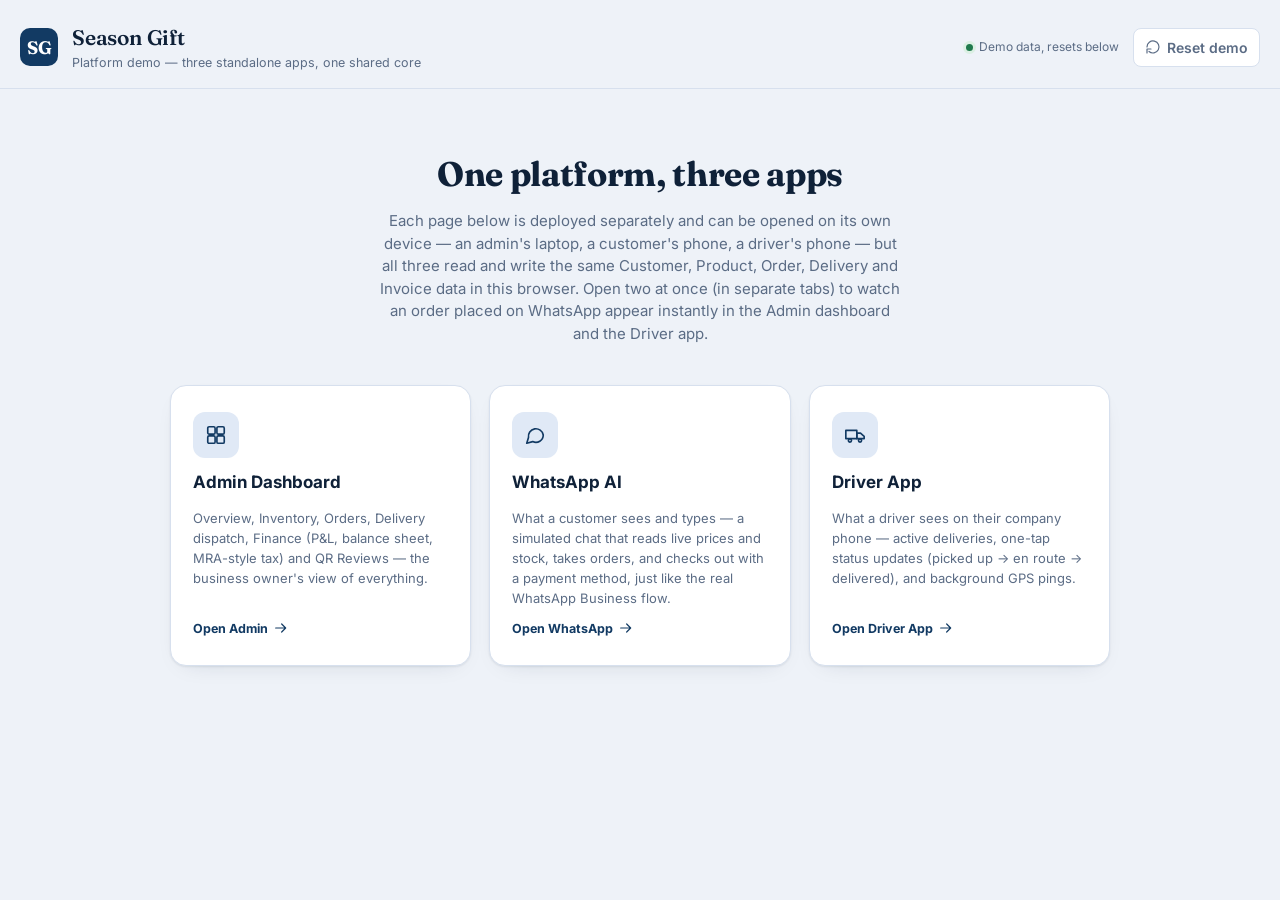
<file: index.html>
<!doctype html>
<html lang="en">
<head>
<meta charset="utf-8" />
<meta name="viewport" content="width=device-width, initial-scale=1" />
<title>Season Gift — Platform Demo</title>
<meta name="description" content="Three standalone demo apps for the Season Gift platform — Admin dashboard, WhatsApp AI, and Driver delivery app — sharing one core in the browser." />
<link rel="stylesheet" href="https://fonts.googleapis.com/css2?family=Fraunces:opsz,wght@9..144,400;9..144,600;9..144,700&family=Inter:wght@400;500;600;700&family=JetBrains+Mono:wght@400;500&display=swap">
<link rel="stylesheet" href="style.css">
<script src="core.js"></script>
</head>
<body>

<div class="topbar">
  <div class="mark">SG</div>
  <div>
    <h1>Season Gift</h1>
    <div class="tag">Platform demo — three standalone apps, one shared core</div>
  </div>
  <div class="spacer"></div>
  <div class="livebadge"><span class="dot"></span> Demo data, resets below</div>
  <button class="btn reset" id="reset-demo" data-icon="reset">Reset demo</button>
</div>

<div class="landing-hero">
  <h1>One platform, three apps</h1>
  <p>Each page below is deployed separately and can be opened on its own device — an admin's laptop, a customer's phone, a driver's phone — but all three read and write the same Customer, Product, Order, Delivery and Invoice data in this browser. Open two at once (in separate tabs) to watch an order placed on WhatsApp appear instantly in the Admin dashboard and the Driver app.</p>
</div>

<div class="landing-grid">
  <a class="app-card" href="admin.html">
    <div class="ac-icon" data-icon="grid"></div>
    <h2>Admin Dashboard</h2>
    <p>Overview, Inventory, Orders, Delivery dispatch, Finance (P&amp;L, balance sheet, MRA-style tax) and QR Reviews — the business owner's view of everything.</p>
    <div class="ac-cta">Open Admin <span data-icon="arrow"></span></div>
  </a>
  <a class="app-card" href="whatsapp.html">
    <div class="ac-icon" data-icon="chat"></div>
    <h2>WhatsApp AI</h2>
    <p>What a customer sees and types — a simulated chat that reads live prices and stock, takes orders, and checks out with a payment method, just like the real WhatsApp Business flow.</p>
    <div class="ac-cta">Open WhatsApp <span data-icon="arrow"></span></div>
  </a>
  <a class="app-card" href="driver.html">
    <div class="ac-icon" data-icon="truck"></div>
    <h2>Driver App</h2>
    <p>What a driver sees on their company phone — active deliveries, one-tap status updates (picked up → en route → delivered), and background GPS pings.</p>
    <div class="ac-cta">Open Driver App <span data-icon="arrow"></span></div>
  </a>
</div>

<script>
(function(){
"use strict";
SG.applyIcons();
document.getElementById("reset-demo").addEventListener("click", ()=>{
  SG.resetDB();
  alert("Demo data reset. All three apps will start fresh.");
});
})();
</script>
</body>
</html>
</file>
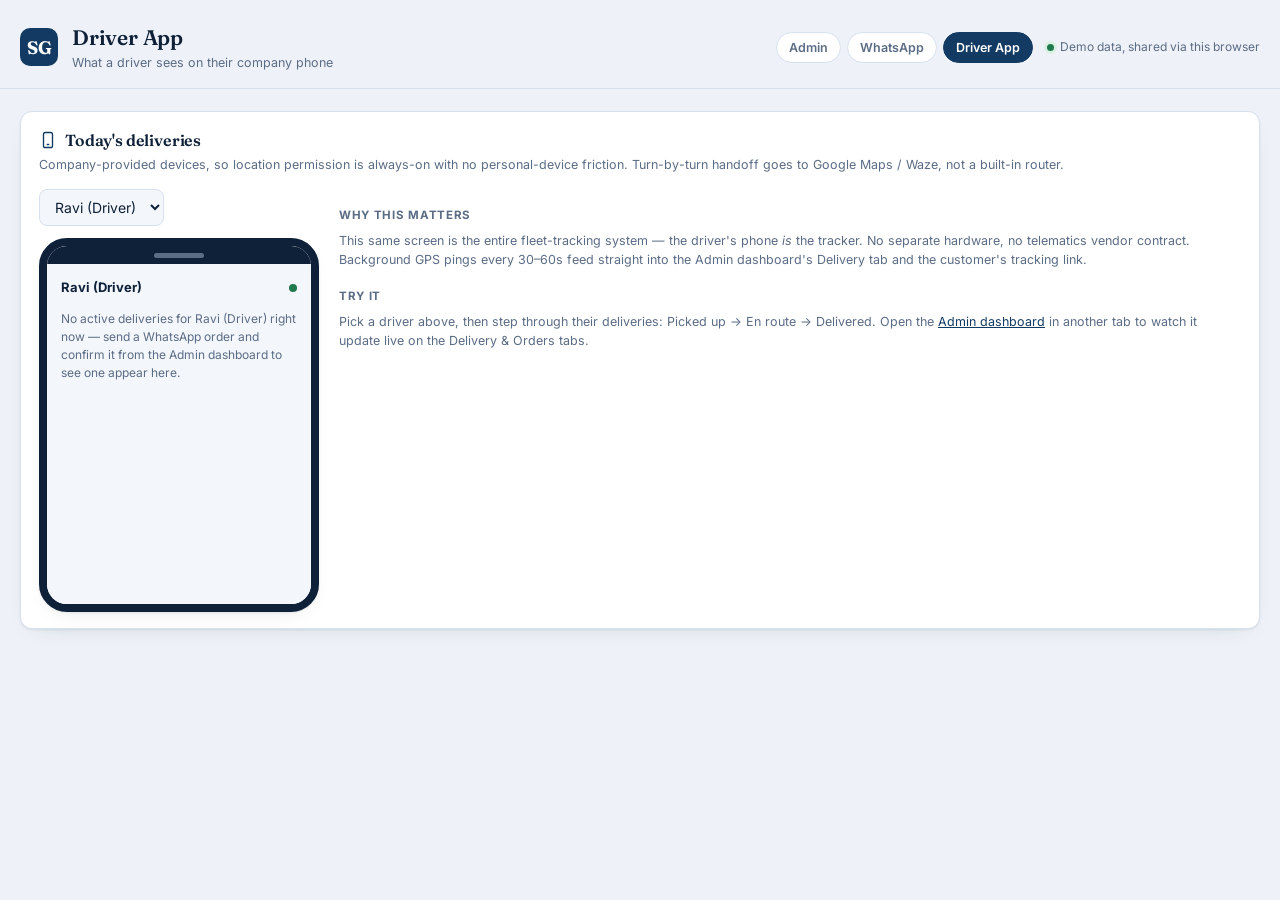
<file: driver.html>
<!doctype html>
<html lang="en">
<head>
<meta charset="utf-8" />
<meta name="viewport" content="width=device-width, initial-scale=1" />
<title>Season Gift — Driver App</title>
<meta name="description" content="Driver delivery app for Season Gift — pickup, en route, delivered, with GPS pings and proof-of-delivery, sharing the same core as the Admin dashboard." />
<link rel="stylesheet" href="https://fonts.googleapis.com/css2?family=Fraunces:opsz,wght@9..144,400;9..144,600;9..144,700&family=Inter:wght@400;500;600;700&family=JetBrains+Mono:wght@400;500&display=swap">
<link rel="stylesheet" href="style.css">
<script src="core.js"></script>
</head>
<body>

<div class="topbar">
  <div class="mark">SG</div>
  <div>
    <h1>Driver App</h1>
    <div class="tag">What a driver sees on their company phone</div>
  </div>
  <div class="spacer"></div>
  <nav class="applinks">
    <a href="admin.html">Admin</a>
    <a href="whatsapp.html">WhatsApp</a>
    <a href="driver.html" class="current">Driver App</a>
  </nav>
  <div class="livebadge"><span class="dot"></span> Demo data, shared via this browser</div>
</div>

<main class="wrap" style="padding-top:22px">
  <div class="card">
    <h2 data-icon="phone">Today's deliveries</h2>
    <p class="desc">Company-provided devices, so location permission is always-on with no personal-device friction. Turn-by-turn handoff goes to Google Maps / Waze, not a built-in router.</p>
    <div class="driverpane">
      <div>
        <div class="row" style="margin-bottom:12px">
          <select id="driver-select"></select>
        </div>
        <div class="phone">
          <div class="pnotch"></div>
          <div class="pscreen" id="phone-screen"></div>
        </div>
      </div>
      <div>
        <h3 class="eyebrow">Why this matters</h3>
        <p class="desc" style="margin-bottom:10px">This same screen is the entire fleet-tracking system — the driver's phone <i>is</i> the tracker. No separate hardware, no telematics vendor contract. Background GPS pings every 30–60s feed straight into the Admin dashboard's Delivery tab and the customer's tracking link.</p>
        <h3 class="eyebrow">Try it</h3>
        <p class="desc">Pick a driver above, then step through their deliveries: Picked up → En route → Delivered. Open the <a href="admin.html" target="_blank" style="color:var(--accent)">Admin dashboard</a> in another tab to watch it update live on the Delivery &amp; Orders tabs.</p>
      </div>
    </div>
  </div>
</main>

<script>
(function(){
"use strict";
const { core } = SG;
function db(){ return SG.db; }
const $ = (s,r=document)=>r.querySelector(s);
const $$ = (s,r=document)=>Array.from(r.querySelectorAll(s));
const { icon, applyIcons, productNames } = SG;

applyIcons();

function renderDriverApp(){
  const drivers = core.listUsers("driver");
  const sel = $("#driver-select");
  const prevValue = sel.value;
  sel.innerHTML = drivers.map(d=>`<option value="${d.id}">${d.name}</option>`).join("");
  if(prevValue && drivers.some(d=>d.id===prevValue)) sel.value = prevValue;
  const driverId = sel.value || (drivers[0] && drivers[0].id);
  const driver = drivers.find(d=>d.id===driverId);

  const myDeliveries = db().deliveries.filter(d=>d.driverId===driverId && d.status!=="failed");
  const active = myDeliveries.filter(d=>d.status!=="delivered");
  const completed = myDeliveries.filter(d=>d.status==="delivered").slice().reverse().slice(0,4);
  const screen = $("#phone-screen");
  if(!driver){ screen.innerHTML = `<p class="muted" style="font-size:12px">No drivers configured.</p>`; return; }

  const nextAction = {unassigned:"picked_up", assigned:"picked_up", picked_up:"en_route", en_route:"delivered"};
  const nextLabel = {picked_up:"Mark picked up", en_route:"Start en route", delivered:"Mark delivered"};
  const gpsLine = d => d.location
    ? `<div class="muted" style="font-size:11px;margin-top:6px">${icon("pin")} ${d.location.lat.toFixed(4)}, ${d.location.lng.toFixed(4)} · ${new Date(d.location.at).toLocaleTimeString()}</div>`
    : `<div class="muted" style="font-size:11px;margin-top:6px">${icon("pin")} No GPS ping yet</div>`;

  screen.innerHTML = `
    <div class="phead"><b>${driver.name}</b><span class="pdot" title="Online"></span></div>
    ${active.length===0
      ? `<p class="muted" style="font-size:12px">No active deliveries for ${driver.name} right now — send a WhatsApp order and confirm it from the Admin dashboard to see one appear here.</p>`
      : active.map(d=>{
          const order = core.getOrder(d.orderId);
          const next = nextAction[d.status];
          return `<div class="dcard">
            <div class="dtop"><span class="mono">${d.id}</span><span class="badge ${d.status}">${d.status.replace("_"," ")}</span></div>
            <div class="daddr">Order ${order?order.id:d.orderId} · ${order?productNames(order.items):""}</div>
            <div class="dactions">
              ${next ? `<button class="btn small primary" data-dnext="${d.id}" data-next="${next}">${nextLabel[next]}</button>` : ""}
              <button class="btn small" data-dping="${d.id}">${icon("pin")} Ping GPS</button>
            </div>
            ${gpsLine(d)}
          </div>`;
        }).join("")
    }
    ${completed.length ? `<h3 class="eyebrow" style="margin:14px 0 8px">Completed today</h3>` + completed.map(d=>{
      const order = core.getOrder(d.orderId);
      return `<div class="dcard">
        <div class="dtop"><span class="mono">${d.id}</span><span class="badge fulfilled">order fulfilled</span></div>
        <div class="daddr">Order ${order?order.id:d.orderId} · ${order?productNames(order.items):""}</div>
        <div class="muted" style="font-size:11px;margin-top:4px">${icon("check")} Proof auto-captured ${d.proof?new Date(d.proof.at).toLocaleTimeString():""}</div>
      </div>`;
    }).join("") : ""}
  `;
  $$("#phone-screen [data-dnext]").forEach(btn=>btn.addEventListener("click", e=>{
    core.updateDeliveryStatus(e.target.closest("[data-dnext]").dataset.dnext, e.target.closest("[data-dnext]").dataset.next);
    renderDriverApp();
  }));
  $$("#phone-screen [data-dping]").forEach(btn=>btn.addEventListener("click", e=>{
    const id = e.target.closest("[data-dping]").dataset.dping;
    const lat=-20.1609+(Math.random()-0.5)*0.05, lng=57.5012+(Math.random()-0.5)*0.05;
    core.pingLocation(id, lat, lng);
    renderDriverApp();
  }));
}
$("#driver-select").addEventListener("change", renderDriverApp);

// Live GPS simulation — nudges every in-transit delivery's location every
// few seconds, like a real phone's background GPS ping.
setInterval(()=>{
  const active = db().deliveries.filter(d=>["assigned","picked_up","en_route"].includes(d.status) && d.driverId);
  if(active.length===0) return;
  active.forEach(d=>{
    const base = d.location || {lat:-20.1609, lng:57.5012};
    const lat = base.lat + (Math.random()-0.5)*0.006;
    const lng = base.lng + (Math.random()-0.5)*0.006;
    core.pingLocation(d.id, lat, lng);
  });
  renderDriverApp();
}, 3500);

window.addEventListener("sg:db-changed", renderDriverApp);

renderDriverApp();
})();
</script>
</body>
</html>
</file>
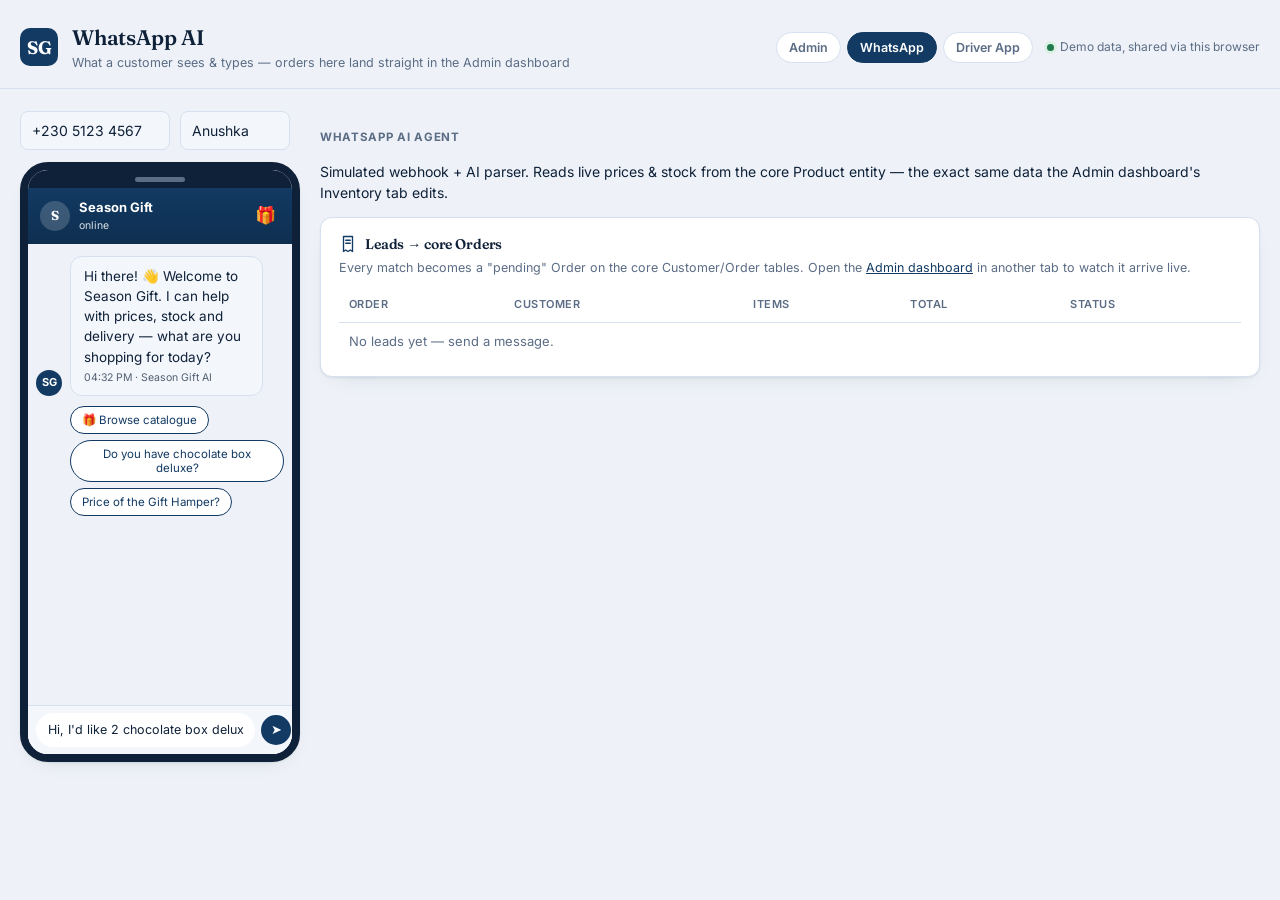
<file: whatsapp.html>
<!doctype html>
<html lang="en">
<head>
<meta charset="utf-8" />
<meta name="viewport" content="width=device-width, initial-scale=1" />
<title>Season Gift — WhatsApp</title>
<meta name="description" content="Simulated WhatsApp AI storefront for Season Gift — reads live prices and stock from the same core as the Admin dashboard." />
<link rel="stylesheet" href="https://fonts.googleapis.com/css2?family=Fraunces:opsz,wght@9..144,400;9..144,600;9..144,700&family=Inter:wght@400;500;600;700&family=JetBrains+Mono:wght@400;500&display=swap">
<link rel="stylesheet" href="style.css">
<script src="core.js"></script>
</head>
<body>

<div class="topbar">
  <div class="mark">SG</div>
  <div>
    <h1>WhatsApp AI</h1>
    <div class="tag">What a customer sees &amp; types — orders here land straight in the Admin dashboard</div>
  </div>
  <div class="spacer"></div>
  <nav class="applinks">
    <a href="admin.html">Admin</a>
    <a href="whatsapp.html" class="current">WhatsApp</a>
    <a href="driver.html">Driver App</a>
  </nav>
  <div class="livebadge"><span class="dot"></span> Demo data, shared via this browser</div>
</div>

<main class="wrap" style="padding-top:22px">
  <div class="driverpane">
    <div>
      <div class="row" style="margin-bottom:12px">
        <input id="wa-phone" placeholder="+230 5xxx xxxx" value="+230 5123 4567" style="width:150px">
        <input id="wa-name" placeholder="Customer name" value="Anushka" style="width:110px">
      </div>
      <div class="phone wa-phone">
        <div class="pnotch"></div>
        <div class="pscreen wa-pscreen">
          <div class="wa-phone-header">
            <div class="wa-phone-avatar">S</div>
            <div><div class="wa-phone-name">Season Gift</div><div class="wa-phone-status">online</div></div>
            <button class="wa-phone-shop" id="wa-shop-btn" title="View catalogue">🎁</button>
          </div>
          <div class="wa-phone-body" id="wa-chat"></div>
          <div class="wa-phone-inputbar">
            <input id="wa-message" placeholder="Type a message" value="Hi, I'd like 2 chocolate box deluxe please">
            <button class="wa-phone-send" id="wa-send">➤</button>
          </div>
        </div>
      </div>
    </div>
    <div>
      <h3 class="eyebrow">WhatsApp AI Agent</h3>
      <p class="desc">Simulated webhook + AI parser. Reads live prices &amp; stock from the core Product entity — the exact same data the Admin dashboard's Inventory tab edits.</p>
      <div class="card section">
        <h2 data-icon="receipt" style="font-size:14px">Leads → core Orders</h2>
        <p class="desc" style="margin-bottom:10px">Every match becomes a "pending" Order on the core Customer/Order tables. Open the <a href="admin.html" target="_blank" style="color:var(--accent)">Admin dashboard</a> in another tab to watch it arrive live.</p>
        <div class="tablewrap"><table id="wa-leads"><thead><tr><th>Order</th><th>Customer</th><th>Items</th><th>Total</th><th>Status</th></tr></thead><tbody></tbody></table></div>
      </div>
    </div>
  </div>
</main>

<div id="modal-root"></div>

<script>
(function(){
"use strict";
const { core } = SG;
function db(){ return SG.db; }
const $ = (s,r=document)=>r.querySelector(s);
const $$ = (s,r=document)=>Array.from(r.querySelectorAll(s));
const { icon, applyIcons, escapeHtml, customerName, productNames, currentStock,
        PAYMENT_METHOD_LABEL, PAYMENT_METHODS, completeOrderPayment, estimateDeliveryText,
        waSimulate, initials } = SG;

applyIcons();

function renderWhatsapp(){
  const leads = db().orders.filter(o=>o.source==="whatsapp");
  $("#wa-leads tbody").innerHTML = leads.map(o=>`<tr>
    <td class="mono">${o.id}</td><td>${customerName(o.customerId)}</td><td>${productNames(o.items)}</td>
    <td>${o.total}</td><td><span class="badge ${o.status}">${o.status}</span></td></tr>`).join("")
    || `<tr><td colspan="5" class="muted">No leads yet — send a message.</td></tr>`;
}

function showModal(innerHtml){
  $("#modal-root").innerHTML = `
    <div style="position:fixed;inset:0;background:rgba(20,18,14,.5);z-index:50;display:flex;align-items:flex-start;justify-content:center;padding:20px;overflow-y:auto" id="modal-overlay">
      <div class="card modalcard" style="width:100%">${innerHtml}
        <div style="margin-top:14px;text-align:right"><button class="btn" id="modal-close">Close</button></div>
      </div></div>`;
  $("#modal-overlay").addEventListener("click", (e)=>{ if(e.target.id==="modal-overlay") closeModal(); });
  $("#modal-close").addEventListener("click", closeModal);
}
function closeModal(){ $("#modal-root").innerHTML = ""; }

function waShowPaymentOptions(order){
  const chat = $("#wa-chat");
  const wrap = document.createElement("div");
  wrap.className = "chatrow";
  wrap.innerHTML = `<div class="avatar">SG</div><div class="row" style="max-width:78%"></div>`;
  const actions = wrap.querySelector(".row");
  PAYMENT_METHODS.forEach(([m,label])=>{
    const btn = document.createElement("button");
    btn.className = "btn small primary";
    btn.textContent = label;
    btn.addEventListener("click", ()=>{ wrap.remove(); waCompletePayment(order, m); });
    actions.appendChild(btn);
  });
  chat.appendChild(wrap);
  chat.scrollTop = chat.scrollHeight;
}

function waCompletePayment(order, method){
  const {invoice, delivery, driver, eta, methodLabel, status} = completeOrderPayment(order, method);
  const customer = db().customers.find(c=>c.id===order.customerId);
  const pushNote = method==="push" ? `A payment request was pushed to <span class="mono">${customer?customer.phone:"the customer's phone"}</span> — approved on their end.<br>` : "";

  const chat = $("#wa-chat");
  const card = document.createElement("div");
  card.className = "feedcard";
  card.innerHTML = `<div class="ficon">${icon("wallet")}</div><div class="fbody">
    <div class="ftitle">Invoice ${invoice.ledgerId} · ${status}</div>
    <div class="fdetail">${pushNote}Paid via ${methodLabel}. Delivery <span class="mono">${delivery.id}</span> created and assigned to <b>${driver.name}</b> — est. delivery ${eta}.</div>
    <div class="flink"><a class="linklike" href="driver.html" target="_blank" style="text-decoration:underline">Open Driver App ↗</a> <a class="linklike" href="admin.html" target="_blank" style="text-decoration:underline">Open Admin dashboard ↗</a></div>
  </div>`;
  chat.appendChild(card);
  chat.scrollTop = chat.scrollHeight;
  renderWhatsapp();
}

function waSendMessage(overrideText){
  const phone = $("#wa-phone").value.trim(), name = $("#wa-name").value.trim();
  const message = (overrideText!=null ? overrideText : $("#wa-message").value).trim();
  if(!phone || !message) return;
  const chat = $("#wa-chat");
  const time = new Date().toLocaleTimeString([], {hour:"2-digit", minute:"2-digit"});
  chat.insertAdjacentHTML("beforeend", `
    <div class="chatrow me">
      <div class="avatar">${initials(name||phone)}</div>
      <div class="bubble me">${escapeHtml(message)}<span class="meta">${time} <span class="ticks">✓✓</span></span></div>
    </div>`);
  const result = waSimulate({phone, name, message});
  chat.insertAdjacentHTML("beforeend", `
    <div class="chatrow">
      <div class="avatar">SG</div>
      <div class="bubble">${escapeHtml(result.reply)}<span class="meta">${time} · Season Gift AI</span></div>
    </div>`);
  chat.scrollTop = chat.scrollHeight;
  if(result.order) waShowPaymentOptions(result.order);
  $("#wa-message").value = "";
  renderWhatsapp();
}
$("#wa-send").addEventListener("click", ()=>waSendMessage());
$("#wa-message").addEventListener("keydown", e=>{ if(e.key==="Enter") waSendMessage(); });

function waBoot(){
  const chat = $("#wa-chat");
  if(chat.children.length>0) return;
  const time = new Date().toLocaleTimeString([], {hour:"2-digit", minute:"2-digit"});
  chat.insertAdjacentHTML("beforeend", `
    <div class="chatrow">
      <div class="avatar">SG</div>
      <div class="bubble">Hi there! 👋 Welcome to Season Gift. I can help with prices, stock and delivery — what are you shopping for today?<span class="meta">${time} · Season Gift AI</span></div>
    </div>`);
  const suggest = document.createElement("div");
  suggest.className = "wa-suggest";
  [
    ["🎁 Browse catalogue", null],
    ["Do you have chocolate box deluxe?", "Do you have chocolate box deluxe?"],
    ["Price of the Gift Hamper?", "How much is the Gift Hamper Classic?"],
  ].forEach(([label, msg])=>{
    const b = document.createElement("button");
    b.textContent = label;
    b.addEventListener("click", ()=>{ msg ? waSendMessage(msg) : openWaCatalog(); });
    suggest.appendChild(b);
  });
  chat.appendChild(suggest);
  chat.scrollTop = chat.scrollHeight;
}

function openWaCatalog(){
  const products = core.listProducts();
  const grid = products.map(p=>{
    const stock = currentStock(p);
    return `<button class="wa-catalog-item" data-prod="${p.id}">
      <img src="${p.img}" class="ci-img" alt="">
      <div class="ci-name">${p.name}</div>
      <div class="ci-price">Rs ${p.price}</div>
      <div class="ci-stock">${stock>0 ? stock+" in stock" : "Out of stock"}</div>
    </button>`;
  }).join("");
  showModal(`
    <h2 data-icon="chat">Season Gift catalogue</h2>
    <p class="desc">Same core Product entity the Admin dashboard's Inventory tab reads — tap one to ask about it in the chat.</p>
    <div class="wa-catalog-grid">${grid}</div>
  `);
  applyIcons();
  $$("[data-prod]").forEach(btn=>btn.addEventListener("click", e=>{
    const p = products.find(p=>p.id===e.target.closest("[data-prod]").dataset.prod);
    closeModal();
    waSendMessage(`Hi, I'd like 1 ${p.name}`);
  }));
}
$("#wa-shop-btn").addEventListener("click", openWaCatalog);

window.addEventListener("sg:db-changed", renderWhatsapp);

waBoot();
renderWhatsapp();
})();
</script>
</body>
</html>
</file>
<file: style.css>
:root{
  --bg:#eef2f8;
  --panel:#ffffff;
  --panel-2:#f3f6fb;
  --ink:#0f2138;
  --muted:#5b6c85;
  --line:#d7e0ee;
  --accent:#123a63;
  --accent-ink:#ffffff;
  --accent-soft:#e0e9f6;
  --ok:#1f7a4d;
  --ok-soft:#dcf0e4;
  --warn:#a06a1f;
  --warn-soft:#f1e3c9;
  --bad:#b0413a;
  --bad-soft:#f6dfdd;
  --info:#2f5fa8;
  --info-soft:#dfe8f7;
  --radius:12px;
  --shadow:0 1px 2px rgba(15,33,56,.08), 0 8px 24px -16px rgba(15,33,56,.22);
  color-scheme:light;
}
@media (prefers-color-scheme: dark){
  :root:not([data-theme="light"]){
    --bg:#0a1626; --panel:#0f2138; --panel-2:#132a45; --ink:#e8eef7; --muted:#8fa2bd;
    --line:#254059; --accent:#5b8fd6; --accent-ink:#0a1626; --accent-soft:#16324f;
    --ok:#4fb886; --ok-soft:#123526; --warn:#d9a44f; --warn-soft:#332918;
    --bad:#e2837c; --bad-soft:#33201e; --info:#7fa8e0; --info-soft:#132a45;
    --shadow:0 1px 2px rgba(0,0,0,.4), 0 8px 24px -16px rgba(0,0,0,.6);
  }
}
:root[data-theme="dark"]{
  --bg:#0a1626; --panel:#0f2138; --panel-2:#132a45; --ink:#e8eef7; --muted:#8fa2bd;
  --line:#254059; --accent:#5b8fd6; --accent-ink:#0a1626; --accent-soft:#16324f;
  --ok:#4fb886; --ok-soft:#123526; --warn:#d9a44f; --warn-soft:#332918;
  --bad:#e2837c; --bad-soft:#33201e; --info:#7fa8e0; --info-soft:#132a45;
  --shadow:0 1px 2px rgba(0,0,0,.4), 0 8px 24px -16px rgba(0,0,0,.6);
}
*{box-sizing:border-box}
html,body{height:auto}
body{margin:0;background:var(--bg);color:var(--ink);font:14px/1.5 "Inter",-apple-system,sans-serif}
.mono{font-family:"JetBrains Mono",monospace}
.wrap{max-width:1180px;margin:0 auto;padding:0 20px 60px}
.app-shell{display:flex;align-items:flex-start;max-width:1180px;margin:0 auto}

.topbar{
  display:flex;align-items:center;gap:14px;padding:22px 20px 16px;
  border-bottom:1px solid var(--line);flex-wrap:wrap;
}
.topbar .mark{
  width:38px;height:38px;border-radius:10px;background:var(--accent);color:var(--accent-ink);
  display:flex;align-items:center;justify-content:center;font-family:"Fraunces",serif;font-weight:700;font-size:18px;flex:none;
}
.topbar h1{font-family:"Fraunces",serif;font-weight:600;font-size:21px;margin:0;letter-spacing:-.01em}
.topbar .tag{color:var(--muted);font-size:12.5px}
.topbar .spacer{flex:1}
.livebadge{display:flex;align-items:center;gap:6px;font-size:12px;color:var(--muted)}
.livebadge .dot{width:7px;height:7px;border-radius:50%;background:var(--ok);box-shadow:0 0 0 3px var(--ok-soft)}

.applinks{display:flex;gap:6px;flex-wrap:wrap}
.applinks a{
  display:flex;align-items:center;gap:6px;font:600 12.5px "Inter";text-decoration:none;color:var(--muted);
  padding:7px 12px;border-radius:999px;border:1px solid var(--line);background:var(--panel);
}
.applinks a:hover{color:var(--ink);border-color:var(--accent)}
.applinks a.current{color:var(--accent-ink);background:var(--accent);border-color:var(--accent)}

nav.tabs{
  display:flex;flex-direction:column;gap:3px;width:200px;flex:none;
  padding:18px 12px;border-right:none;border-bottom:none;
  position:sticky;top:0;align-self:stretch;
  background:#0b2745;
}
nav.tabs button{
  background:none;border:none;color:rgba(255,255,255,.72);padding:10px 12px;border-radius:8px;
  cursor:pointer;font:600 13px "Inter";white-space:nowrap;
  display:flex;align-items:center;gap:9px;text-align:left;width:100%;
}
nav.tabs button:not(.active):hover{background:rgba(255,255,255,.08);color:#fff}
nav.tabs button.active{color:#fff;background:rgba(255,255,255,.16);border:none;margin-bottom:0;box-shadow:inset 3px 0 0 #fff}

main.wrap{padding-top:22px;flex:1;min-width:0;max-width:none;margin:0}

@media (max-width:760px){
  .app-shell{flex-direction:column}
  nav.tabs{
    flex-direction:row;width:100%;position:sticky;top:0;z-index:20;background:var(--bg);
    border-right:none;border-bottom:1px solid var(--line);overflow-x:auto;padding:10px 20px 0;
    align-self:auto;
  }
  nav.tabs button{width:auto;border-radius:10px 10px 0 0}
  nav.tabs button.active{background:var(--panel);color:var(--ink);border:1px solid var(--line);border-bottom-color:var(--panel);margin-bottom:-1px}
}
.tab{display:none}
.tab.active{display:block;animation:fade .25s ease}
@keyframes fade{from{opacity:0;transform:translateY(2px)}to{opacity:1;transform:none}}

.grid{display:grid;gap:14px}
.grid.cols-4{grid-template-columns:repeat(4,1fr)}
.grid.cols-2{grid-template-columns:1.3fr 1fr}
@media (max-width:820px){.grid.cols-4{grid-template-columns:repeat(2,1fr)}.grid.cols-2{grid-template-columns:1fr}}

.card{background:var(--panel);border:1px solid var(--line);border-radius:var(--radius);padding:16px 18px;box-shadow:var(--shadow)}
.card h2{font-family:"Fraunces",serif;font-weight:600;font-size:16px;margin:0 0 4px;letter-spacing:-.01em}
.card .desc{color:var(--muted);font-size:12.5px;margin:0 0 14px}
.section{margin-bottom:16px}

.stat{padding:16px 18px}
.stat .label{color:var(--muted);font-size:11.5px;text-transform:uppercase;letter-spacing:.06em;font-weight:600}
.stat .value{font-family:"Fraunces",serif;font-size:28px;font-weight:600;margin-top:6px}
.stat .value.small{font-size:22px}

table{width:100%;border-collapse:collapse;font-size:13px}
th,td{text-align:left;padding:9px 10px;border-bottom:1px solid var(--line);vertical-align:middle}
th{color:var(--muted);font-weight:600;font-size:11px;text-transform:uppercase;letter-spacing:.04em}
tr:last-child td{border-bottom:none}
.tablewrap{overflow-x:auto}

.badge{display:inline-flex;align-items:center;gap:4px;padding:3px 9px;border-radius:999px;font-size:11.5px;font-weight:600}
.badge.pending,.badge.picked_up,.badge.en_route{background:var(--warn-soft);color:var(--warn)}
.badge.confirmed,.badge.delivered,.badge.paid{background:var(--ok-soft);color:var(--ok)}
.badge.fulfilled{background:var(--info-soft);color:var(--info)}
.badge.unassigned{background:var(--line);color:var(--muted)}
.badge.assigned{background:var(--info-soft);color:var(--info)}
.badge.failed{background:var(--bad-soft);color:var(--bad)}

.row{display:flex;gap:10px;align-items:center;flex-wrap:wrap}
.row.between{justify-content:space-between}

input,select,textarea,button.btn{
  font:inherit;border:1px solid var(--line);border-radius:8px;padding:8px 11px;
  background:var(--panel-2);color:var(--ink);
}
input:focus,select:focus,textarea:focus,button.btn:focus-visible{outline:2px solid var(--accent);outline-offset:1px}
button.btn{cursor:pointer;font-weight:600;background:var(--panel)}
button.btn.primary{background:var(--accent);color:var(--accent-ink);border-color:var(--accent)}
button.btn.small{padding:5px 9px;font-size:12px}
button.btn:disabled{opacity:.5;cursor:not-allowed}
button.btn.dim{color:var(--muted);border-style:dashed}
button.btn.dim:hover{color:var(--ink);border-color:var(--accent)}

h3.eyebrow{font-size:11.5px;margin:18px 0 8px;color:var(--muted);text-transform:uppercase;letter-spacing:.06em;font-weight:700}
.muted{color:var(--muted)}
.pill-list{display:flex;gap:6px;flex-wrap:wrap}

.chat{display:flex;flex-direction:column;gap:8px;margin-top:14px;max-height:340px;overflow-y:auto;padding-right:4px}
.bubble{background:var(--panel-2);border:1px solid var(--line);border-radius:12px;padding:9px 13px;max-width:78%;font-size:13.5px;position:relative}
.bubble.me{margin-left:auto;background:var(--accent);color:var(--accent-ink);border-color:var(--accent)}
.bubble .meta{display:block;font-size:10.5px;opacity:.7;margin-top:3px}
.bubble .ticks{color:#5ec3e6;font-size:11px;margin-left:4px}

.qrbox{display:flex;gap:20px;align-items:flex-start;flex-wrap:wrap}
.qrbox .qrimg{background:#fff;padding:10px;border-radius:10px;border:1px solid var(--line)}
.qrbox a{color:var(--accent);word-break:break-all}

.stars{font-size:20px;letter-spacing:3px;cursor:pointer;color:var(--muted)}
.stars .on{color:var(--warn)}

.flow{display:grid;grid-template-columns:repeat(6,1fr);gap:8px;margin-top:4px}
@media (max-width:820px){.flow{grid-template-columns:repeat(3,1fr)}}
.flow .node{border:1px dashed var(--line);border-radius:10px;padding:10px;text-align:center;font-size:11.5px;color:var(--muted)}
.flow .node b{display:block;color:var(--ink);font-size:12.5px;margin-bottom:2px}

.modalcard{max-width:420px;margin:60px auto}
.linklike{color:var(--accent);cursor:pointer;text-decoration:underline;background:none;border:none;font:inherit;padding:0}
::-webkit-scrollbar{height:8px;width:8px}
::-webkit-scrollbar-thumb{background:var(--line);border-radius:8px}

.icon{width:16px;height:16px;flex:none;display:inline-block;vertical-align:-3px}
.icon svg{width:100%;height:100%;display:block}
nav.tabs button .icon{opacity:.75}
nav.tabs button.active .icon{opacity:1}

h2{display:flex;align-items:center;gap:8px}
h2 .icon{width:18px;height:18px;color:var(--accent)}

tbody tr{transition:background-color .12s ease}
tbody tr:hover{background:var(--panel-2)}

.stat{position:relative;overflow:hidden;padding:16px 18px 16px 16px;display:flex;flex-direction:column;gap:2px}
.stat .stat-top{display:flex;align-items:center;justify-content:space-between}
.stat .icon-chip{width:30px;height:30px;border-radius:9px;display:flex;align-items:center;justify-content:center;flex:none}
.stat .icon-chip .icon{width:16px;height:16px}
.stat.c-accent .icon-chip{background:var(--accent-soft);color:var(--accent)}
.stat.c-warn .icon-chip{background:var(--warn-soft);color:var(--warn)}
.stat.c-ok .icon-chip{background:var(--ok-soft);color:var(--ok)}
.stat.c-info .icon-chip{background:var(--info-soft);color:var(--info)}
.stat.c-bad .icon-chip{background:var(--bad-soft);color:var(--bad)}

.flow2{display:flex;align-items:stretch;gap:6px;margin-top:4px;flex-wrap:wrap}
.flow2 .fnode{
  flex:1 1 120px;border:1px solid var(--line);border-radius:10px;padding:12px 12px;text-align:left;
  display:flex;flex-direction:column;gap:6px;background:var(--panel-2);min-width:118px;
  font:inherit;color:inherit;text-decoration:none;cursor:pointer;transition:border-color .15s ease,background .15s ease,transform .1s ease;
}
.flow2 .fnode:hover{border-color:var(--accent);background:var(--accent-soft);transform:translateY(-1px)}
.flow2 .fnode:focus-visible{outline:2px solid var(--accent);outline-offset:1px}
.flow2 .fnode .icon{width:18px;height:18px;color:var(--accent)}
.flow2 .fnode b{font-size:12.5px;color:var(--ink)}
.flow2 .fnode span{font-size:11px;color:var(--muted);line-height:1.35}
.flow2 .farrow{display:flex;align-items:center;justify-content:center;color:var(--muted);flex:0 0 20px}
.flow2 .farrow .icon{width:16px;height:16px}
@media (max-width:820px){.flow2{flex-direction:column}.flow2 .farrow{transform:rotate(90deg);margin:-2px 0}}

.stepper{display:flex;align-items:flex-start;gap:0;overflow-x:auto;padding-bottom:4px}
.step{display:flex;flex-direction:column;align-items:center;gap:8px;flex:1 1 0;min-width:118px;position:relative}
.step .num{
  width:30px;height:30px;border-radius:50%;display:flex;align-items:center;justify-content:center;
  font-weight:700;font-size:12.5px;border:1.5px solid var(--line);color:var(--muted);background:var(--panel);
  transition:all .15s ease;flex:none;
}
.step.done .num{background:var(--ok);border-color:var(--ok);color:var(--accent-ink)}
.step.next .num{border-color:var(--accent);color:var(--accent)}
.step .connector{position:absolute;top:15px;left:calc(-50% + 15px);width:calc(100% - 30px);height:2px;background:var(--line);z-index:-1}
.step.done .connector{background:var(--ok)}
.step:first-child .connector{display:none}
.step button.btn{width:100%;font-size:12px;padding:7px 8px;white-space:normal;line-height:1.25}

#gp-feed{display:flex;flex-direction:column;gap:8px;margin-top:16px}
.feedcard{
  display:flex;gap:12px;align-items:flex-start;background:var(--panel-2);border:1px solid var(--line);
  border-left:3px solid var(--accent);border-radius:9px;padding:11px 13px;animation:feedin .3s ease;
}
@keyframes feedin{from{opacity:0;transform:translateY(-4px)}to{opacity:1;transform:none}}
.feedcard .ficon{
  width:28px;height:28px;border-radius:8px;background:var(--accent-soft);color:var(--accent);
  display:flex;align-items:center;justify-content:center;flex:none;
}
.feedcard .ficon .icon{width:15px;height:15px}
.feedcard .fbody{flex:1;min-width:0}
.feedcard .ftitle{font-weight:600;font-size:13px}
.feedcard .fdetail{color:var(--muted);font-size:12px;margin-top:2px;line-height:1.5}
.feedcard .fdetail .mono{color:var(--ink)}
.feedcard .fqr{margin-top:8px;background:#fff;padding:8px;border-radius:8px;border:1px solid var(--line);display:inline-block}
.feedcard .flink{margin-top:6px}

.chatrow{display:flex;gap:8px;align-items:flex-end;margin:2px 0}
.chatrow.me{flex-direction:row-reverse}
.avatar{
  width:26px;height:26px;border-radius:50%;flex:none;display:flex;align-items:center;justify-content:center;
  font-size:11px;font-weight:700;color:var(--accent-ink);background:var(--accent);
}
.chatrow.me .avatar{background:var(--info)}

.btn.reset{display:flex;align-items:center;gap:6px;color:var(--muted)}
.btn.reset:hover{color:var(--bad);border-color:var(--bad)}

.phone{
  width:280px;max-width:100%;margin:0 auto;border:8px solid var(--ink);border-radius:28px;background:var(--panel);
  box-shadow:var(--shadow);overflow:hidden;
}
.phone .pnotch{height:18px;background:var(--ink);display:flex;align-items:center;justify-content:center}
.phone .pnotch::after{content:"";width:50px;height:5px;border-radius:3px;background:var(--muted)}
.phone .pscreen{padding:14px;min-height:340px;background:var(--panel-2)}
.phone .phead{display:flex;align-items:center;justify-content:space-between;margin-bottom:10px}
.phone .phead b{font-size:13px}
.phone .phead .pdot{width:8px;height:8px;border-radius:50%;background:var(--ok)}
.dcard{background:var(--panel);border:1px solid var(--line);border-radius:10px;padding:10px;margin-bottom:8px}
.dcard .dtop{display:flex;justify-content:space-between;align-items:center;gap:6px;margin-bottom:6px}
.dcard .dtop .mono{font-size:12px}
.dcard .daddr{font-size:11.5px;color:var(--muted);margin-bottom:8px}
.dcard .dactions{display:flex;gap:6px;flex-wrap:wrap}
.dcard .dactions button{flex:1;font-size:11.5px;padding:6px 6px}

.phone.wa-phone{height:600px;display:flex;flex-direction:column}
.phone.wa-phone .pscreen.wa-pscreen{padding:0;flex:1;min-height:0;display:flex;flex-direction:column;background:var(--bg)}
.wa-phone-header{
  background:var(--forest-dark,var(--accent));background:linear-gradient(180deg,var(--accent),color-mix(in srgb, var(--accent) 80%, black));
  color:var(--accent-ink);padding:10px 12px;display:flex;align-items:center;gap:9px;flex:none;
}
.wa-phone-avatar{
  width:30px;height:30px;border-radius:50%;background:rgba(255,255,255,.18);display:flex;align-items:center;justify-content:center;
  font-family:"Fraunces",serif;font-weight:700;font-size:13px;flex:none;
}
.wa-phone-name{font-weight:700;font-size:13px}
.wa-phone-status{font-size:10.5px;opacity:.85}
.wa-phone-shop{margin-left:auto;background:none;border:none;color:var(--accent-ink);font-size:17px;cursor:pointer;padding:4px}
.wa-catalog-grid{display:grid;grid-template-columns:1fr 1fr;gap:8px;margin-top:10px}
.wa-catalog-item{border:1px solid var(--line);border-radius:9px;padding:9px;background:var(--panel-2);text-align:left;cursor:pointer;font:inherit}
.wa-catalog-item:hover{border-color:var(--accent)}
.wa-catalog-item .ci-img{width:100%;height:60px;object-fit:cover;border-radius:6px;margin-bottom:6px;background:#fff;display:block}
.wa-catalog-item .ci-name{font-weight:600;font-size:12.5px;margin-bottom:3px}
.wa-catalog-item .ci-price{font-size:12px;color:var(--accent)}
.wa-catalog-item .ci-stock{font-size:10.5px;color:var(--muted);margin-top:2px}
.wa-suggest{display:flex;flex-wrap:wrap;gap:6px;margin:6px 0 4px 34px}
.wa-suggest button{border:1px solid var(--accent);color:var(--accent);background:var(--panel);border-radius:999px;padding:6px 11px;font-size:11.5px;cursor:pointer;font-family:inherit}
.wa-suggest button:hover{background:var(--accent-soft)}
.wa-phone-body{flex:1;min-height:0;overflow-y:auto;padding:10px 8px;display:flex;flex-direction:column;gap:2px}
.wa-phone-inputbar{flex:none;display:flex;align-items:center;gap:6px;padding:7px 8px;background:var(--panel-2);border-top:1px solid var(--line)}
.wa-phone-inputbar input{flex:1;border:none;border-radius:20px;padding:8px 12px;font-size:12.5px;background:var(--panel)}
.wa-phone-inputbar input:focus{outline:2px solid var(--accent);outline-offset:0}
.wa-phone-send{
  width:30px;height:30px;border-radius:50%;border:none;background:var(--accent);color:var(--accent-ink);
  font-size:13px;cursor:pointer;flex:none;display:flex;align-items:center;justify-content:center;
}
.wa-phone-body .feedcard{max-width:88%;margin:4px 0}
.driverpane{display:grid;grid-template-columns:280px 1fr;gap:20px;align-items:start}
@media (max-width:760px){.driverpane{grid-template-columns:1fr}}

.minimap{position:relative;border-radius:10px;overflow:hidden;border:1px solid var(--line);background:#eef2ea}
.minimap svg{display:block;width:100%;height:auto}
.minimap .live-badge{
  position:absolute;top:8px;left:8px;display:flex;align-items:center;gap:5px;background:rgba(255,255,255,.92);
  border-radius:999px;padding:3px 9px 3px 7px;font-size:10.5px;font-weight:700;color:var(--bad);letter-spacing:.04em;
  box-shadow:0 1px 3px rgba(0,0,0,.15);
}
.minimap .live-badge .dot{width:6px;height:6px;border-radius:50%;background:var(--bad);animation:livepulse 1.4s infinite}
@keyframes livepulse{0%,100%{opacity:1}50%{opacity:.35}}

.inv-thumb{width:40px;height:24px;object-fit:cover;border-radius:5px;border:1px solid var(--line);background:#fff;display:block}
.inv-low-num{color:var(--warn)}

.dslip{margin-top:8px;max-width:320px;background:var(--panel);border:1.5px dashed var(--line);border-radius:8px;padding:12px 14px;font-size:12px}
.dslip-head{display:flex;justify-content:space-between;font-family:"Fraunces",serif;font-weight:600;font-size:11.5px;letter-spacing:.03em;padding-bottom:8px;margin-bottom:8px;border-bottom:1px dashed var(--line);color:var(--accent)}
.dslip-row{display:flex;justify-content:space-between;gap:10px;padding:3px 0}
.dslip-row .muted{flex:none;font-size:11px;text-transform:uppercase;letter-spacing:.03em}
.dslip-barcode{margin-top:8px;padding-top:8px;border-top:1px dashed var(--line)}

.stmt-row{display:flex;justify-content:space-between;gap:10px;padding:7px 0;border-bottom:1px solid var(--line);font-size:13px}
.stmt-row:last-child{border-bottom:none}
.stmt-row.total{font-weight:700;border-top:2px solid var(--ink);border-bottom:none;padding-top:9px;margin-top:2px}
.stmt-col h3.eyebrow{margin-top:0}
.method-row{display:flex;align-items:center;gap:10px;padding:7px 0}
.method-row .m-label{width:150px;flex:none;font-size:12.5px}
.method-row .m-bar-wrap{flex:1;height:8px;background:var(--panel-2);border-radius:99px;overflow:hidden}
.method-row .m-bar{height:100%;background:var(--accent);border-radius:99px}
.method-row .m-amt{width:110px;flex:none;text-align:right;font-size:12.5px;font-variant-numeric:tabular-nums}

.demo-banner{background:var(--warn-soft);border:1px solid var(--warn);border-left-width:4px}
.demo-banner p{margin:0 0 6px;font-size:13px;line-height:1.5;color:var(--ink)}
.demo-banner p:last-child{margin-bottom:0}
.demo-banner b{color:var(--warn)}

/* ---- Landing page ---- */
.landing-hero{max-width:720px;margin:60px auto 40px;text-align:center;padding:0 20px}
.landing-hero h1{font-family:"Fraunces",serif;font-size:34px;font-weight:700;margin:0 0 10px;letter-spacing:-.01em}
.landing-hero p{color:var(--muted);font-size:15px;max-width:520px;margin:0 auto}
.landing-grid{max-width:980px;margin:0 auto;padding:0 20px 60px;display:grid;grid-template-columns:repeat(3,1fr);gap:18px}
@media (max-width:820px){.landing-grid{grid-template-columns:1fr}}
.app-card{
  background:var(--panel);border:1px solid var(--line);border-radius:16px;padding:26px 22px;box-shadow:var(--shadow);
  text-decoration:none;color:inherit;display:flex;flex-direction:column;gap:12px;transition:transform .15s ease,border-color .15s ease;
}
.app-card:hover{transform:translateY(-2px);border-color:var(--accent)}
.app-card .ac-icon{width:46px;height:46px;border-radius:12px;background:var(--accent-soft);color:var(--accent);display:flex;align-items:center;justify-content:center}
.app-card .ac-icon .icon{width:22px;height:22px}
.app-card h2{font-size:17px;margin:0}
.app-card p{color:var(--muted);font-size:13px;margin:0;line-height:1.55;flex:1}
.app-card .ac-cta{font-size:12.5px;font-weight:700;color:var(--accent);display:flex;align-items:center;gap:5px}
</file>
